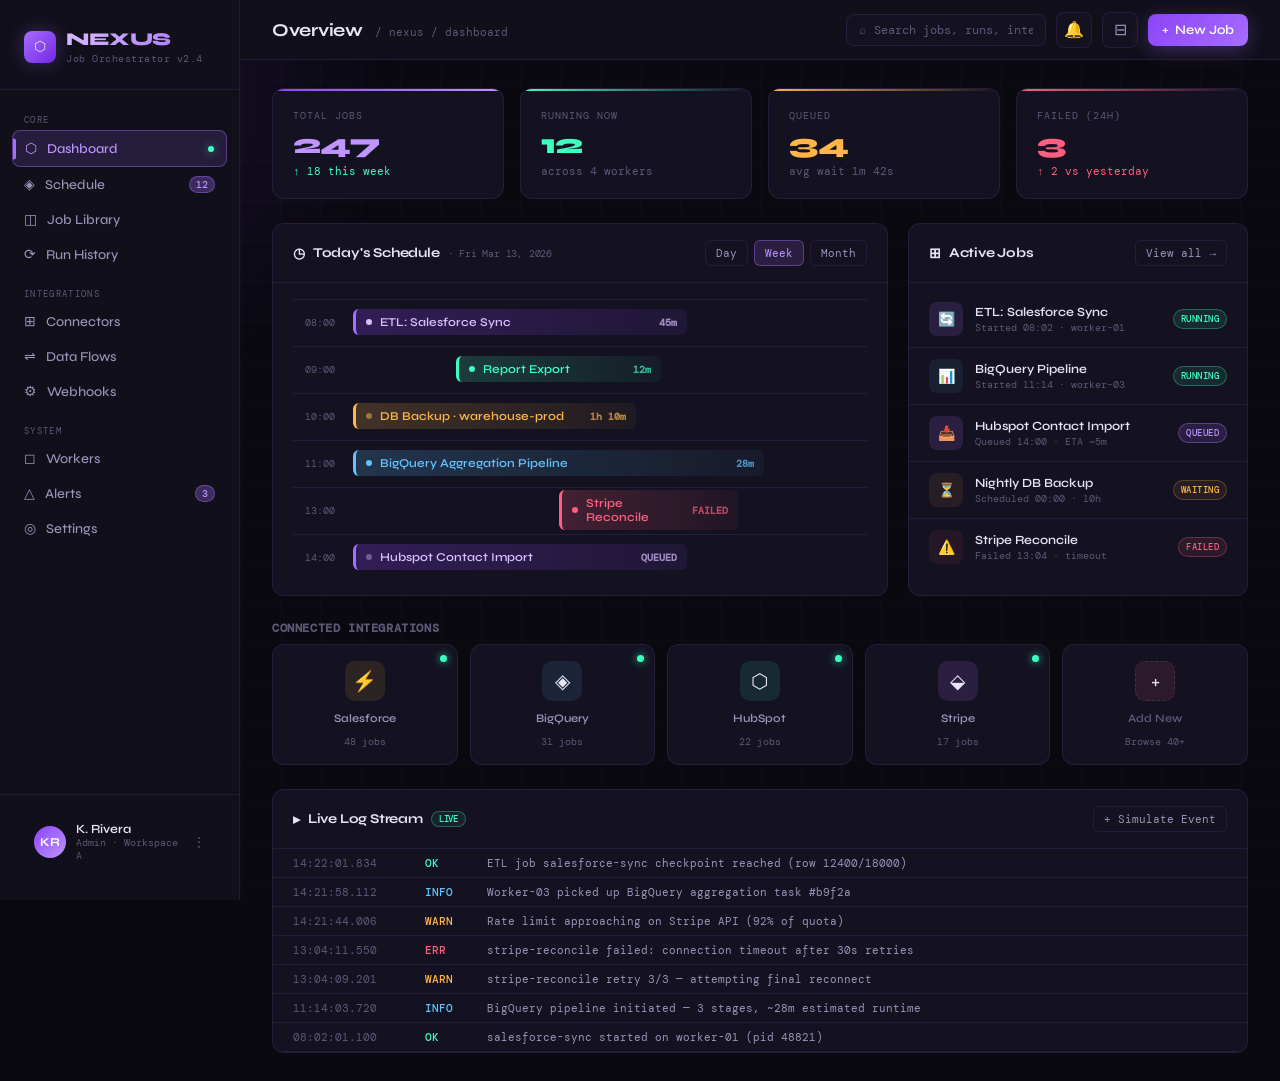
<file: sketch.html>
<!DOCTYPE html>
<html lang="en">
<head>
<meta charset="UTF-8">
<meta name="viewport" content="width=device-width, initial-scale=1.0">
<title>Nexus — Job Integration Scheduler</title>
<link href="https://fonts.googleapis.com/css2?family=DM+Mono:wght@300;400;500&family=Syne:wght@400;600;700;800&display=swap" rel="stylesheet">
<style>
  :root {
    --bg-base: #0a0910;
    --bg-surface: #100f1a;
    --bg-card: #141220;
    --bg-elevated: #1a1828;
    --bg-hover: #201e30;

    --violet-50: #f5f0ff;
    --violet-100: #ede0ff;
    --violet-200: #d9bfff;
    --violet-300: #bf94ff;
    --violet-400: #a66dff;
    --violet-500: #8b44f7;
    --violet-600: #7228e0;
    --violet-glow: rgba(166, 109, 255, 0.15);
    --violet-glow-strong: rgba(166, 109, 255, 0.3);

    --text-primary: #e8e3f5;
    --text-secondary: #9b93b8;
    --text-muted: #5e5878;
    --text-accent: #bf94ff;

    --border: rgba(166, 109, 255, 0.12);
    --border-active: rgba(166, 109, 255, 0.4);

    --green: #3dffc0;
    --green-dim: rgba(61, 255, 192, 0.08);
    --amber: #ffb547;
    --amber-dim: rgba(255, 181, 71, 0.08);
    --red: #ff5f7e;
    --red-dim: rgba(255, 95, 126, 0.08);
    --blue: #5fc4ff;
    --blue-dim: rgba(95, 196, 255, 0.08);

    --radius: 12px;
    --radius-sm: 8px;
    --font-mono: 'DM Mono', monospace;
    --font-display: 'Syne', sans-serif;
  }

  * { box-sizing: border-box; margin: 0; padding: 0; }

  body {
    background: var(--bg-base);
    color: var(--text-primary);
    font-family: var(--font-display);
    min-height: 100vh;
    overflow-x: hidden;
  }

  /* Background grid texture */
  body::before {
    content: '';
    position: fixed;
    inset: 0;
    background-image:
      linear-gradient(rgba(166,109,255,0.03) 1px, transparent 1px),
      linear-gradient(90deg, rgba(166,109,255,0.03) 1px, transparent 1px);
    background-size: 40px 40px;
    pointer-events: none;
    z-index: 0;
  }

  /* Ambient glow top left */
  body::after {
    content: '';
    position: fixed;
    top: -200px;
    left: -200px;
    width: 600px;
    height: 600px;
    background: radial-gradient(circle, rgba(138, 68, 247, 0.12) 0%, transparent 70%);
    pointer-events: none;
    z-index: 0;
  }

  .app {
    display: grid;
    grid-template-columns: 240px 1fr;
    grid-template-rows: auto 1fr;
    min-height: 100vh;
    position: relative;
    z-index: 1;
  }

  /* ─── SIDEBAR ─── */
  .sidebar {
    grid-row: 1 / 3;
    background: var(--bg-surface);
    border-right: 1px solid var(--border);
    padding: 28px 0;
    display: flex;
    flex-direction: column;
    gap: 8px;
    position: sticky;
    top: 0;
    height: 100vh;
  }

  .logo {
    padding: 0 24px 24px;
    border-bottom: 1px solid var(--border);
    margin-bottom: 8px;
  }

  .logo-mark {
    display: flex;
    align-items: center;
    gap: 10px;
  }

  .logo-icon {
    width: 32px;
    height: 32px;
    background: linear-gradient(135deg, var(--violet-400), var(--violet-600));
    border-radius: 8px;
    display: flex;
    align-items: center;
    justify-content: center;
    font-size: 14px;
    box-shadow: 0 0 20px var(--violet-glow-strong);
  }

  .logo-text {
    font-size: 18px;
    font-weight: 800;
    letter-spacing: -0.5px;
    background: linear-gradient(135deg, var(--violet-200), var(--violet-400));
    -webkit-background-clip: text;
    -webkit-text-fill-color: transparent;
    background-clip: text;
  }

  .logo-sub {
    font-family: var(--font-mono);
    font-size: 10px;
    color: var(--text-muted);
    letter-spacing: 0.05em;
    margin-top: 2px;
  }

  .nav-group {
    padding: 0 12px;
  }

  .nav-label {
    font-family: var(--font-mono);
    font-size: 9px;
    letter-spacing: 0.15em;
    color: var(--text-muted);
    text-transform: uppercase;
    padding: 8px 12px 4px;
  }

  .nav-item {
    display: flex;
    align-items: center;
    gap: 10px;
    padding: 9px 12px;
    border-radius: var(--radius-sm);
    cursor: pointer;
    font-size: 13.5px;
    font-weight: 500;
    color: var(--text-secondary);
    transition: all 0.15s ease;
    position: relative;
  }

  .nav-item:hover {
    background: var(--bg-hover);
    color: var(--text-primary);
  }

  .nav-item.active {
    background: var(--violet-glow);
    color: var(--violet-300);
    border: 1px solid var(--border-active);
  }

  .nav-item.active::before {
    content: '';
    position: absolute;
    left: 0;
    top: 50%;
    transform: translateY(-50%);
    width: 3px;
    height: 60%;
    background: var(--violet-400);
    border-radius: 0 2px 2px 0;
  }

  .nav-dot {
    width: 6px;
    height: 6px;
    border-radius: 50%;
    background: var(--green);
    box-shadow: 0 0 8px rgba(61,255,192,0.6);
    margin-left: auto;
  }

  .nav-badge {
    margin-left: auto;
    background: var(--violet-glow-strong);
    color: var(--violet-300);
    font-family: var(--font-mono);
    font-size: 10px;
    padding: 1px 6px;
    border-radius: 20px;
    border: 1px solid var(--border-active);
  }

  .sidebar-footer {
    margin-top: auto;
    padding: 16px 24px 0;
    border-top: 1px solid var(--border);
  }

  .user-card {
    display: flex;
    align-items: center;
    gap: 10px;
    padding: 10px;
    border-radius: var(--radius-sm);
    cursor: pointer;
    transition: background 0.15s;
  }

  .user-card:hover { background: var(--bg-hover); }

  .avatar {
    width: 32px;
    height: 32px;
    border-radius: 50%;
    background: linear-gradient(135deg, var(--violet-500), var(--violet-300));
    display: flex;
    align-items: center;
    justify-content: center;
    font-size: 12px;
    font-weight: 700;
    color: white;
    flex-shrink: 0;
  }

  .user-info { flex: 1; overflow: hidden; }
  .user-name { font-size: 12.5px; font-weight: 600; }
  .user-role { font-family: var(--font-mono); font-size: 10px; color: var(--text-muted); }

  /* ─── TOPBAR ─── */
  .topbar {
    background: var(--bg-surface);
    border-bottom: 1px solid var(--border);
    padding: 0 32px;
    height: 60px;
    display: flex;
    align-items: center;
    justify-content: space-between;
    gap: 16px;
    position: sticky;
    top: 0;
    z-index: 10;
  }

  .page-title {
    display: flex;
    align-items: baseline;
    gap: 12px;
  }

  .page-title h1 {
    font-size: 18px;
    font-weight: 700;
    letter-spacing: -0.3px;
  }

  .page-breadcrumb {
    font-family: var(--font-mono);
    font-size: 11px;
    color: var(--text-muted);
  }

  .topbar-actions {
    display: flex;
    align-items: center;
    gap: 10px;
  }

  .search-box {
    display: flex;
    align-items: center;
    gap: 8px;
    background: var(--bg-card);
    border: 1px solid var(--border);
    border-radius: var(--radius-sm);
    padding: 7px 12px;
    width: 200px;
    transition: border-color 0.15s;
  }

  .search-box:focus-within { border-color: var(--border-active); }

  .search-box input {
    background: none;
    border: none;
    outline: none;
    color: var(--text-primary);
    font-family: var(--font-mono);
    font-size: 12px;
    width: 100%;
  }

  .search-box input::placeholder { color: var(--text-muted); }

  .icon-btn {
    width: 36px;
    height: 36px;
    border-radius: var(--radius-sm);
    background: var(--bg-card);
    border: 1px solid var(--border);
    display: flex;
    align-items: center;
    justify-content: center;
    cursor: pointer;
    color: var(--text-secondary);
    font-size: 16px;
    transition: all 0.15s;
  }

  .icon-btn:hover { border-color: var(--border-active); color: var(--violet-300); }

  .btn-primary {
    display: flex;
    align-items: center;
    gap: 6px;
    background: linear-gradient(135deg, var(--violet-500), var(--violet-400));
    color: white;
    border: none;
    border-radius: var(--radius-sm);
    padding: 8px 14px;
    font-family: var(--font-display);
    font-size: 13px;
    font-weight: 600;
    cursor: pointer;
    transition: all 0.2s;
    box-shadow: 0 4px 20px var(--violet-glow-strong);
  }

  .btn-primary:hover {
    transform: translateY(-1px);
    box-shadow: 0 8px 30px var(--violet-glow-strong);
  }

  /* ─── MAIN CONTENT ─── */
  .main {
    padding: 28px 32px;
    overflow-y: auto;
    display: flex;
    flex-direction: column;
    gap: 24px;
  }

  /* ─── STATS ROW ─── */
  .stats-grid {
    display: grid;
    grid-template-columns: repeat(4, 1fr);
    gap: 16px;
  }

  .stat-card {
    background: var(--bg-card);
    border: 1px solid var(--border);
    border-radius: var(--radius);
    padding: 20px;
    position: relative;
    overflow: hidden;
    transition: border-color 0.2s, transform 0.2s;
    cursor: default;
  }

  .stat-card:hover {
    border-color: var(--border-active);
    transform: translateY(-2px);
  }

  .stat-card::before {
    content: '';
    position: absolute;
    top: 0;
    left: 0;
    right: 0;
    height: 2px;
  }

  .stat-card.violet::before { background: linear-gradient(90deg, var(--violet-500), var(--violet-300)); }
  .stat-card.green::before { background: linear-gradient(90deg, var(--green), transparent); }
  .stat-card.amber::before { background: linear-gradient(90deg, var(--amber), transparent); }
  .stat-card.red::before { background: linear-gradient(90deg, var(--red), transparent); }

  .stat-label {
    font-family: var(--font-mono);
    font-size: 10px;
    color: var(--text-muted);
    letter-spacing: 0.1em;
    text-transform: uppercase;
    margin-bottom: 8px;
  }

  .stat-value {
    font-size: 28px;
    font-weight: 800;
    letter-spacing: -1px;
    line-height: 1;
    margin-bottom: 6px;
  }

  .stat-card.violet .stat-value { color: var(--violet-300); }
  .stat-card.green .stat-value { color: var(--green); }
  .stat-card.amber .stat-value { color: var(--amber); }
  .stat-card.red .stat-value { color: var(--red); }

  .stat-delta {
    font-family: var(--font-mono);
    font-size: 11px;
    color: var(--text-muted);
  }

  .stat-delta.up { color: var(--green); }
  .stat-delta.down { color: var(--red); }

  /* ─── TIMELINE / SCHEDULE ─── */
  .content-grid {
    display: grid;
    grid-template-columns: 1fr 340px;
    gap: 20px;
  }

  .panel {
    background: var(--bg-card);
    border: 1px solid var(--border);
    border-radius: var(--radius);
    overflow: hidden;
  }

  .panel-header {
    padding: 16px 20px;
    border-bottom: 1px solid var(--border);
    display: flex;
    align-items: center;
    justify-content: space-between;
  }

  .panel-title {
    font-size: 13.5px;
    font-weight: 700;
    letter-spacing: -0.2px;
    display: flex;
    align-items: center;
    gap: 8px;
  }

  .panel-icon {
    font-size: 14px;
  }

  .panel-actions {
    display: flex;
    gap: 6px;
  }

  .btn-ghost {
    background: none;
    border: 1px solid var(--border);
    color: var(--text-secondary);
    border-radius: 6px;
    padding: 5px 10px;
    font-family: var(--font-mono);
    font-size: 11px;
    cursor: pointer;
    transition: all 0.15s;
  }

  .btn-ghost:hover {
    border-color: var(--border-active);
    color: var(--violet-300);
    background: var(--violet-glow);
  }

  /* ─── TIMELINE ─── */
  .timeline-grid {
    padding: 16px 20px;
    display: flex;
    flex-direction: column;
    gap: 2px;
  }

  .timeline-hours {
    display: grid;
    grid-template-columns: 52px 1fr;
    gap: 0;
    font-family: var(--font-mono);
    font-size: 10px;
    color: var(--text-muted);
  }

  .timeline-row {
    display: grid;
    grid-template-columns: 52px 1fr;
    min-height: 44px;
    align-items: center;
    border-top: 1px solid var(--border);
  }

  .time-label {
    font-family: var(--font-mono);
    font-size: 10px;
    color: var(--text-muted);
    padding-right: 10px;
    text-align: right;
  }

  .time-slot {
    position: relative;
    height: 100%;
    min-height: 44px;
    display: flex;
    align-items: center;
    padding-left: 8px;
  }

  .job-block {
    border-radius: 6px;
    padding: 6px 10px;
    font-size: 12px;
    font-weight: 600;
    cursor: pointer;
    transition: all 0.15s;
    position: relative;
    display: flex;
    align-items: center;
    gap: 8px;
    animation: slideIn 0.4s ease both;
  }

  @keyframes slideIn {
    from { opacity: 0; transform: translateX(-8px); }
    to { opacity: 1; transform: translateX(0); }
  }

  .job-block:hover { filter: brightness(1.15); transform: scaleX(1.01); }

  .job-block.violet {
    background: linear-gradient(90deg, rgba(139,68,247,0.25), rgba(139,68,247,0.1));
    border-left: 3px solid var(--violet-400);
    color: var(--violet-200);
    width: 65%;
  }

  .job-block.green {
    background: linear-gradient(90deg, rgba(61,255,192,0.18), rgba(61,255,192,0.05));
    border-left: 3px solid var(--green);
    color: var(--green);
    width: 40%;
    margin-left: 20%;
  }

  .job-block.amber {
    background: linear-gradient(90deg, rgba(255,181,71,0.2), rgba(255,181,71,0.05));
    border-left: 3px solid var(--amber);
    color: var(--amber);
    width: 55%;
  }

  .job-block.blue {
    background: linear-gradient(90deg, rgba(95,196,255,0.2), rgba(95,196,255,0.05));
    border-left: 3px solid var(--blue);
    color: var(--blue);
    width: 80%;
  }

  .job-block.red {
    background: linear-gradient(90deg, rgba(255,95,126,0.2), rgba(255,95,126,0.05));
    border-left: 3px solid var(--red);
    color: var(--red);
    width: 35%;
    margin-left: 40%;
  }

  .job-status-dot {
    width: 6px;
    height: 6px;
    border-radius: 50%;
    background: currentColor;
    flex-shrink: 0;
    animation: pulse 2s infinite;
  }

  @keyframes pulse {
    0%, 100% { opacity: 1; }
    50% { opacity: 0.4; }
  }

  .job-name { flex: 1; }

  .job-duration {
    font-family: var(--font-mono);
    font-size: 10px;
    opacity: 0.7;
  }

  /* ─── JOB QUEUE / RIGHT PANEL ─── */
  .job-list {
    padding: 8px 0;
    display: flex;
    flex-direction: column;
  }

  .job-item {
    display: flex;
    align-items: center;
    gap: 12px;
    padding: 11px 20px;
    cursor: pointer;
    transition: background 0.15s;
    border-bottom: 1px solid var(--border);
    animation: fadeUp 0.3s ease both;
  }

  .job-item:last-child { border-bottom: none; }

  @keyframes fadeUp {
    from { opacity: 0; transform: translateY(6px); }
    to { opacity: 1; transform: translateY(0); }
  }

  .job-item:hover { background: var(--bg-hover); }

  .job-item-icon {
    width: 34px;
    height: 34px;
    border-radius: 8px;
    display: flex;
    align-items: center;
    justify-content: center;
    font-size: 14px;
    flex-shrink: 0;
  }

  .job-item-icon.violet { background: var(--violet-glow); }
  .job-item-icon.green { background: var(--green-dim); }
  .job-item-icon.amber { background: var(--amber-dim); }
  .job-item-icon.red { background: var(--red-dim); }
  .job-item-icon.blue { background: var(--blue-dim); }

  .job-item-info { flex: 1; overflow: hidden; }

  .job-item-name {
    font-size: 12.5px;
    font-weight: 600;
    white-space: nowrap;
    overflow: hidden;
    text-overflow: ellipsis;
  }

  .job-item-meta {
    font-family: var(--font-mono);
    font-size: 10px;
    color: var(--text-muted);
    margin-top: 2px;
  }

  .status-pill {
    font-family: var(--font-mono);
    font-size: 9px;
    padding: 3px 7px;
    border-radius: 20px;
    font-weight: 500;
    flex-shrink: 0;
    letter-spacing: 0.05em;
  }

  .status-pill.running {
    background: rgba(61,255,192,0.1);
    color: var(--green);
    border: 1px solid rgba(61,255,192,0.3);
  }

  .status-pill.queued {
    background: var(--violet-glow);
    color: var(--violet-300);
    border: 1px solid var(--border-active);
  }

  .status-pill.failed {
    background: rgba(255,95,126,0.1);
    color: var(--red);
    border: 1px solid rgba(255,95,126,0.3);
  }

  .status-pill.idle {
    background: rgba(255,181,71,0.08);
    color: var(--amber);
    border: 1px solid rgba(255,181,71,0.25);
  }

  /* ─── INTEGRATIONS ROW ─── */
  .integrations-grid {
    display: grid;
    grid-template-columns: repeat(5, 1fr);
    gap: 12px;
  }

  .integration-card {
    background: var(--bg-card);
    border: 1px solid var(--border);
    border-radius: var(--radius);
    padding: 16px;
    display: flex;
    flex-direction: column;
    align-items: center;
    gap: 10px;
    cursor: pointer;
    transition: all 0.2s;
    position: relative;
  }

  .integration-card:hover {
    border-color: var(--border-active);
    background: var(--bg-elevated);
    transform: translateY(-3px);
    box-shadow: 0 12px 30px rgba(0,0,0,0.3);
  }

  .integration-card.connected::after {
    content: '';
    position: absolute;
    top: 10px;
    right: 10px;
    width: 7px;
    height: 7px;
    border-radius: 50%;
    background: var(--green);
    box-shadow: 0 0 8px rgba(61,255,192,0.8);
  }

  .int-icon {
    width: 40px;
    height: 40px;
    border-radius: 10px;
    display: flex;
    align-items: center;
    justify-content: center;
    font-size: 20px;
  }

  .int-name {
    font-size: 11.5px;
    font-weight: 600;
    color: var(--text-secondary);
  }

  .int-jobs {
    font-family: var(--font-mono);
    font-size: 10px;
    color: var(--text-muted);
  }

  /* ─── LOG STREAM ─── */
  .log-area {
    padding: 0;
    font-family: var(--font-mono);
    font-size: 11px;
    max-height: 220px;
    overflow-y: auto;
  }

  .log-area::-webkit-scrollbar { width: 4px; }
  .log-area::-webkit-scrollbar-track { background: transparent; }
  .log-area::-webkit-scrollbar-thumb { background: var(--border); border-radius: 2px; }

  .log-line {
    display: grid;
    grid-template-columns: 120px 50px 1fr;
    gap: 12px;
    padding: 7px 20px;
    border-bottom: 1px solid var(--border);
    transition: background 0.1s;
    animation: logIn 0.3s ease both;
  }

  @keyframes logIn {
    from { opacity: 0; background: rgba(166,109,255,0.08); }
    to { opacity: 1; background: transparent; }
  }

  .log-line:hover { background: var(--bg-hover); }

  .log-time { color: var(--text-muted); }
  .log-level { font-weight: 500; }
  .log-level.info { color: var(--blue); }
  .log-level.ok { color: var(--green); }
  .log-level.warn { color: var(--amber); }
  .log-level.error { color: var(--red); }
  .log-msg { color: var(--text-secondary); }

  /* ─── SCROLLBAR ─── */
  ::-webkit-scrollbar { width: 5px; height: 5px; }
  ::-webkit-scrollbar-track { background: var(--bg-base); }
  ::-webkit-scrollbar-thumb { background: var(--border); border-radius: 10px; }

  /* ─── Animations stagger ─── */
  .stat-card:nth-child(1) { animation: fadeUp 0.4s 0.05s ease both; }
  .stat-card:nth-child(2) { animation: fadeUp 0.4s 0.1s ease both; }
  .stat-card:nth-child(3) { animation: fadeUp 0.4s 0.15s ease both; }
  .stat-card:nth-child(4) { animation: fadeUp 0.4s 0.2s ease both; }
  .job-item:nth-child(1) { animation-delay: 0.05s; }
  .job-item:nth-child(2) { animation-delay: 0.1s; }
  .job-item:nth-child(3) { animation-delay: 0.15s; }
  .job-item:nth-child(4) { animation-delay: 0.2s; }
  .job-item:nth-child(5) { animation-delay: 0.25s; }
  .job-block:nth-child(1) { animation-delay: 0.1s; }
  .job-block:nth-child(2) { animation-delay: 0.2s; }

  .section-title {
    font-size: 12px;
    font-weight: 700;
    letter-spacing: 0.05em;
    text-transform: uppercase;
    color: var(--text-muted);
    margin-bottom: -8px;
    font-family: var(--font-mono);
  }
</style>
</head>
<body>

<div class="app">
  <!-- SIDEBAR -->
  <aside class="sidebar">
    <div class="logo">
      <div class="logo-mark">
        <div class="logo-icon">⬡</div>
        <div>
          <div class="logo-text">NEXUS</div>
          <div class="logo-sub">Job Orchestrator v2.4</div>
        </div>
      </div>
    </div>

    <div class="nav-group">
      <div class="nav-label">Core</div>
      <div class="nav-item active">
        <span>⬡</span> Dashboard
        <span class="nav-dot"></span>
      </div>
      <div class="nav-item">
        <span>◈</span> Schedule
        <span class="nav-badge">12</span>
      </div>
      <div class="nav-item"><span>◫</span> Job Library</div>
      <div class="nav-item"><span>⟳</span> Run History</div>
    </div>

    <div class="nav-group">
      <div class="nav-label">Integrations</div>
      <div class="nav-item"><span>⊞</span> Connectors</div>
      <div class="nav-item"><span>⇌</span> Data Flows</div>
      <div class="nav-item"><span>⚙</span> Webhooks</div>
    </div>

    <div class="nav-group">
      <div class="nav-label">System</div>
      <div class="nav-item"><span>◻</span> Workers</div>
      <div class="nav-item">
        <span>△</span> Alerts
        <span class="nav-badge">3</span>
      </div>
      <div class="nav-item"><span>◎</span> Settings</div>
    </div>

    <div class="sidebar-footer">
      <div class="user-card">
        <div class="avatar">KR</div>
        <div class="user-info">
          <div class="user-name">K. Rivera</div>
          <div class="user-role">Admin · Workspace A</div>
        </div>
        <span style="color: var(--text-muted); font-size:12px;">⋮</span>
      </div>
    </div>
  </aside>

  <!-- TOPBAR -->
  <header class="topbar">
    <div class="page-title">
      <h1>Overview</h1>
      <span class="page-breadcrumb">/ nexus / dashboard</span>
    </div>
    <div class="topbar-actions">
      <div class="search-box">
        <span style="color: var(--text-muted); font-size:12px;">⌕</span>
        <input type="text" placeholder="Search jobs, runs, integrations…">
      </div>
      <div class="icon-btn" title="Notifications">🔔</div>
      <div class="icon-btn" title="Filter">⊟</div>
      <button class="btn-primary" onclick="newJob()">
        <span>+</span> New Job
      </button>
    </div>
  </header>

  <!-- MAIN -->
  <main class="main">

    <!-- STATS -->
    <div class="stats-grid">
      <div class="stat-card violet">
        <div class="stat-label">Total Jobs</div>
        <div class="stat-value" id="stat-total">247</div>
        <div class="stat-delta up">↑ 18 this week</div>
      </div>
      <div class="stat-card green">
        <div class="stat-label">Running Now</div>
        <div class="stat-value" id="stat-running">12</div>
        <div class="stat-delta">across 4 workers</div>
      </div>
      <div class="stat-card amber">
        <div class="stat-label">Queued</div>
        <div class="stat-value" id="stat-queued">34</div>
        <div class="stat-delta">avg wait 1m 42s</div>
      </div>
      <div class="stat-card red">
        <div class="stat-label">Failed (24h)</div>
        <div class="stat-value" id="stat-failed">3</div>
        <div class="stat-delta down">↑ 2 vs yesterday</div>
      </div>
    </div>

    <!-- TIMELINE + QUEUE -->
    <div class="content-grid">

      <!-- TIMELINE -->
      <div class="panel">
        <div class="panel-header">
          <div class="panel-title">
            <span class="panel-icon">◷</span> Today's Schedule
            <span style="font-family: var(--font-mono); font-size:10px; color: var(--text-muted); font-weight:400;">
              · Fri Mar 13, 2026
            </span>
          </div>
          <div class="panel-actions">
            <button class="btn-ghost">Day</button>
            <button class="btn-ghost" style="border-color:var(--border-active); color: var(--violet-300); background: var(--violet-glow);">Week</button>
            <button class="btn-ghost">Month</button>
          </div>
        </div>
        <div class="timeline-grid">
          <div class="timeline-row">
            <div class="time-label">08:00</div>
            <div class="time-slot">
              <div class="job-block violet">
                <div class="job-status-dot"></div>
                <span class="job-name">ETL: Salesforce Sync</span>
                <span class="job-duration">45m</span>
              </div>
            </div>
          </div>
          <div class="timeline-row">
            <div class="time-label">09:00</div>
            <div class="time-slot">
              <div class="job-block green">
                <div class="job-status-dot"></div>
                <span class="job-name">Report Export</span>
                <span class="job-duration">12m</span>
              </div>
            </div>
          </div>
          <div class="timeline-row">
            <div class="time-label">10:00</div>
            <div class="time-slot">
              <div class="job-block amber">
                <div class="job-status-dot" style="animation: none; opacity: 0.5;"></div>
                <span class="job-name">DB Backup · warehouse-prod</span>
                <span class="job-duration">1h 10m</span>
              </div>
            </div>
          </div>
          <div class="timeline-row">
            <div class="time-label">11:00</div>
            <div class="time-slot">
              <div class="job-block blue">
                <div class="job-status-dot"></div>
                <span class="job-name">BigQuery Aggregation Pipeline</span>
                <span class="job-duration">28m</span>
              </div>
            </div>
          </div>
          <div class="timeline-row">
            <div class="time-label">13:00</div>
            <div class="time-slot">
              <div class="job-block red">
                <div class="job-status-dot" style="animation: none; opacity: 1;"></div>
                <span class="job-name">Stripe Reconcile</span>
                <span class="job-duration">FAILED</span>
              </div>
            </div>
          </div>
          <div class="timeline-row">
            <div class="time-label">14:00</div>
            <div class="time-slot">
              <div class="job-block violet">
                <div class="job-status-dot" style="animation: none; opacity: 0.4;"></div>
                <span class="job-name">Hubspot Contact Import</span>
                <span class="job-duration">QUEUED</span>
              </div>
            </div>
          </div>
        </div>
      </div>

      <!-- JOB QUEUE -->
      <div class="panel">
        <div class="panel-header">
          <div class="panel-title">
            <span class="panel-icon">⊞</span> Active Jobs
          </div>
          <button class="btn-ghost">View all →</button>
        </div>
        <div class="job-list">
          <div class="job-item">
            <div class="job-item-icon violet">🔄</div>
            <div class="job-item-info">
              <div class="job-item-name">ETL: Salesforce Sync</div>
              <div class="job-item-meta">Started 08:02 · worker-01</div>
            </div>
            <div class="status-pill running">RUNNING</div>
          </div>
          <div class="job-item">
            <div class="job-item-icon blue">📊</div>
            <div class="job-item-info">
              <div class="job-item-name">BigQuery Pipeline</div>
              <div class="job-item-meta">Started 11:14 · worker-03</div>
            </div>
            <div class="status-pill running">RUNNING</div>
          </div>
          <div class="job-item">
            <div class="job-item-icon violet">📥</div>
            <div class="job-item-info">
              <div class="job-item-name">Hubspot Contact Import</div>
              <div class="job-item-meta">Queued 14:00 · ETA ~5m</div>
            </div>
            <div class="status-pill queued">QUEUED</div>
          </div>
          <div class="job-item">
            <div class="job-item-icon amber">⏳</div>
            <div class="job-item-info">
              <div class="job-item-name">Nightly DB Backup</div>
              <div class="job-item-meta">Scheduled 00:00 · 10h</div>
            </div>
            <div class="status-pill idle">WAITING</div>
          </div>
          <div class="job-item">
            <div class="job-item-icon red">⚠️</div>
            <div class="job-item-info">
              <div class="job-item-name">Stripe Reconcile</div>
              <div class="job-item-meta">Failed 13:04 · timeout</div>
            </div>
            <div class="status-pill failed">FAILED</div>
          </div>
        </div>
      </div>
    </div>

    <!-- INTEGRATIONS -->
    <div>
      <div class="section-title">Connected Integrations</div>
      <div style="height:16px;"></div>
      <div class="integrations-grid">
        <div class="integration-card connected">
          <div class="int-icon" style="background: rgba(255,181,71,0.1);">⚡</div>
          <div class="int-name">Salesforce</div>
          <div class="int-jobs">48 jobs</div>
        </div>
        <div class="integration-card connected">
          <div class="int-icon" style="background: rgba(95,196,255,0.1);">◈</div>
          <div class="int-name">BigQuery</div>
          <div class="int-jobs">31 jobs</div>
        </div>
        <div class="integration-card connected">
          <div class="int-icon" style="background: rgba(61,255,192,0.1);">⬡</div>
          <div class="int-name">HubSpot</div>
          <div class="int-jobs">22 jobs</div>
        </div>
        <div class="integration-card connected">
          <div class="int-icon" style="background: var(--violet-glow);">⬙</div>
          <div class="int-name">Stripe</div>
          <div class="int-jobs">17 jobs</div>
        </div>
        <div class="integration-card">
          <div class="int-icon" style="background: rgba(255,95,126,0.1); border: 1px dashed rgba(255,255,255,0.1);">+</div>
          <div class="int-name" style="color: var(--text-muted);">Add New</div>
          <div class="int-jobs">Browse 40+</div>
        </div>
      </div>
    </div>

    <!-- LOG STREAM -->
    <div class="panel">
      <div class="panel-header">
        <div class="panel-title">
          <span class="panel-icon">▸</span> Live Log Stream
          <span style="font-family: var(--font-mono); font-size: 9px; background: var(--green-dim); color: var(--green); border: 1px solid rgba(61,255,192,0.3); border-radius: 20px; padding: 1px 7px; font-weight:500;">LIVE</span>
        </div>
        <button class="btn-ghost" onclick="addLog()">+ Simulate Event</button>
      </div>
      <div class="log-area" id="log-area">
        <div class="log-line">
          <span class="log-time">14:22:01.834</span>
          <span class="log-level ok">OK</span>
          <span class="log-msg">ETL job salesforce-sync checkpoint reached (row 12400/18000)</span>
        </div>
        <div class="log-line">
          <span class="log-time">14:21:58.112</span>
          <span class="log-level info">INFO</span>
          <span class="log-msg">Worker-03 picked up BigQuery aggregation task #b9f2a</span>
        </div>
        <div class="log-line">
          <span class="log-time">14:21:44.006</span>
          <span class="log-level warn">WARN</span>
          <span class="log-msg">Rate limit approaching on Stripe API (92% of quota)</span>
        </div>
        <div class="log-line">
          <span class="log-time">13:04:11.550</span>
          <span class="log-level error">ERR</span>
          <span class="log-msg">stripe-reconcile failed: connection timeout after 30s retries</span>
        </div>
        <div class="log-line">
          <span class="log-time">13:04:09.201</span>
          <span class="log-level warn">WARN</span>
          <span class="log-msg">stripe-reconcile retry 3/3 — attempting final reconnect</span>
        </div>
        <div class="log-line">
          <span class="log-time">11:14:03.720</span>
          <span class="log-level info">INFO</span>
          <span class="log-msg">BigQuery pipeline initiated — 3 stages, ~28m estimated runtime</span>
        </div>
        <div class="log-line">
          <span class="log-time">08:02:01.100</span>
          <span class="log-level ok">OK</span>
          <span class="log-msg">salesforce-sync started on worker-01 (pid 48821)</span>
        </div>
      </div>
    </div>

  </main>
</div>

<script>
  const logMessages = [
    { level: 'ok', cls: 'ok', msg: 'hubspot-import dequeued — starting on worker-02' },
    { level: 'INFO', cls: 'info', msg: 'Salesforce sync batch 312 complete (3200 records)' },
    { level: 'WARN', cls: 'warn', msg: 'Worker-04 memory at 78% — monitoring' },
    { level: 'OK', cls: 'ok', msg: 'BigQuery schema validation passed' },
    { level: 'INFO', cls: 'info', msg: 'Scheduler heartbeat OK — 4 workers healthy' },
    { level: 'ERR', cls: 'error', msg: 'stripe-reconcile retrying (attempt 1/3)' },
    { level: 'INFO', cls: 'info', msg: 'New integration detected: Snowflake connector available' },
  ];

  let logIndex = 0;

  function addLog() {
    const area = document.getElementById('log-area');
    const entry = logMessages[logIndex % logMessages.length];
    logIndex++;

    const now = new Date();
    const ts = `${String(now.getHours()).padStart(2,'0')}:${String(now.getMinutes()).padStart(2,'0')}:${String(now.getSeconds()).padStart(2,'0')}.${String(now.getMilliseconds()).padStart(3,'0')}`;

    const line = document.createElement('div');
    line.className = 'log-line';
    line.innerHTML = `
      <span class="log-time">${ts}</span>
      <span class="log-level ${entry.cls}">${entry.level}</span>
      <span class="log-msg">${entry.msg}</span>
    `;

    area.insertBefore(line, area.firstChild);

    // Update running count
    const runEl = document.getElementById('stat-running');
    const curr = parseInt(runEl.textContent);
    if (entry.cls === 'ok') runEl.textContent = curr + 1;
  }

  function newJob() {
    const queued = document.getElementById('stat-queued');
    queued.textContent = parseInt(queued.textContent) + 1;
    addLog();
    alert('Job creation modal would open here.');
  }

  // Live log simulation
  setInterval(() => {
    const msgs = [
      { cls: 'ok', level: 'OK', msg: 'salesforce-sync batch complete · checkpoint' },
      { cls: 'info', level: 'INFO', msg: 'Scheduler tick — scanning triggers' },
      { cls: 'ok', level: 'OK', msg: 'Worker-01 heartbeat OK' },
    ];
    const m = msgs[Math.floor(Math.random() * msgs.length)];
    const area = document.getElementById('log-area');
    const now = new Date();
    const ts = `${String(now.getHours()).padStart(2,'0')}:${String(now.getMinutes()).padStart(2,'0')}:${String(now.getSeconds()).padStart(2,'0')}.${String(now.getMilliseconds()).padStart(3,'0')}`;
    const line = document.createElement('div');
    line.className = 'log-line';
    line.innerHTML = `<span class="log-time">${ts}</span><span class="log-level ${m.cls}">${m.level}</span><span class="log-msg">${m.msg}</span>`;
    area.insertBefore(line, area.firstChild);
    while (area.children.length > 20) area.removeChild(area.lastChild);
  }, 4200);

  // Animate running counter
  setInterval(() => {
    const el = document.getElementById('stat-running');
    const v = parseInt(el.textContent);
    el.textContent = v + (Math.random() > 0.5 ? 1 : -1) * (Math.random() > 0.7 ? 1 : 0);
    if (parseInt(el.textContent) < 0) el.textContent = 1;
  }, 3000);
</script>
</body>
</html>
</file>
